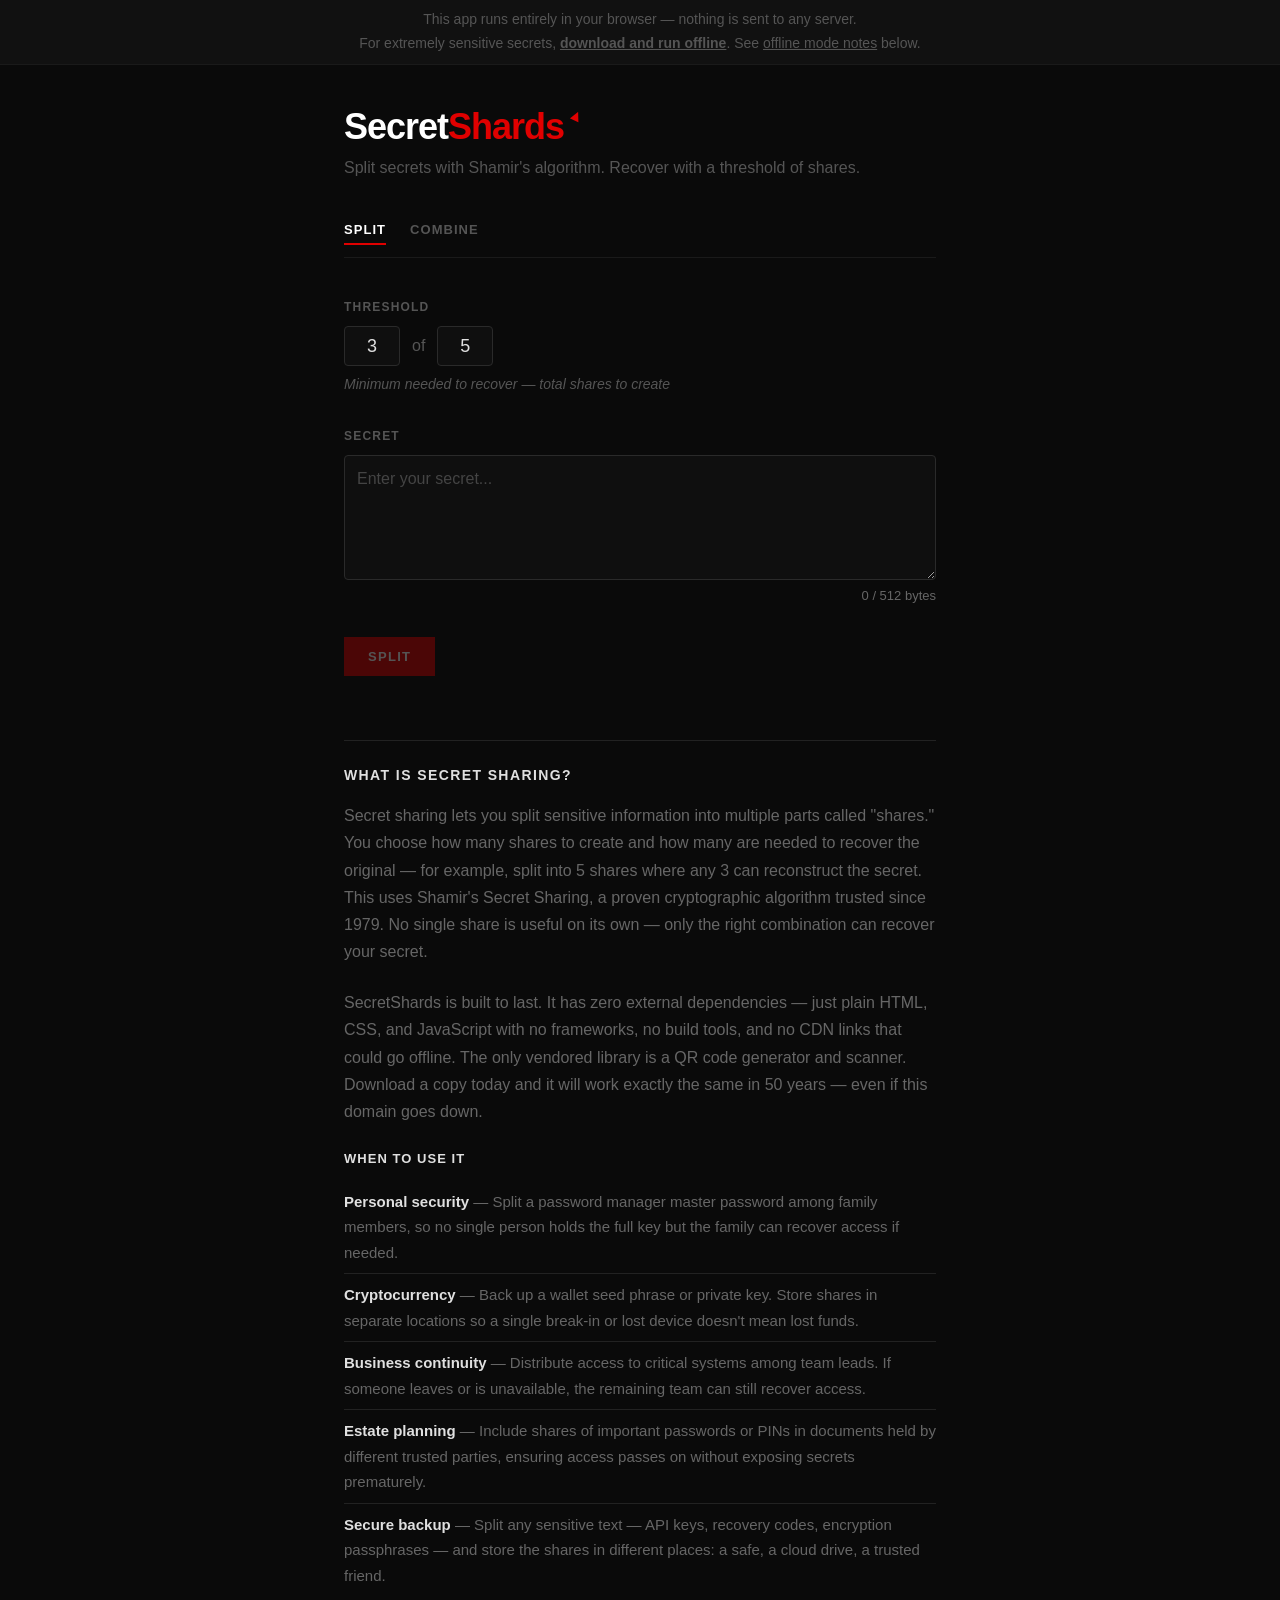
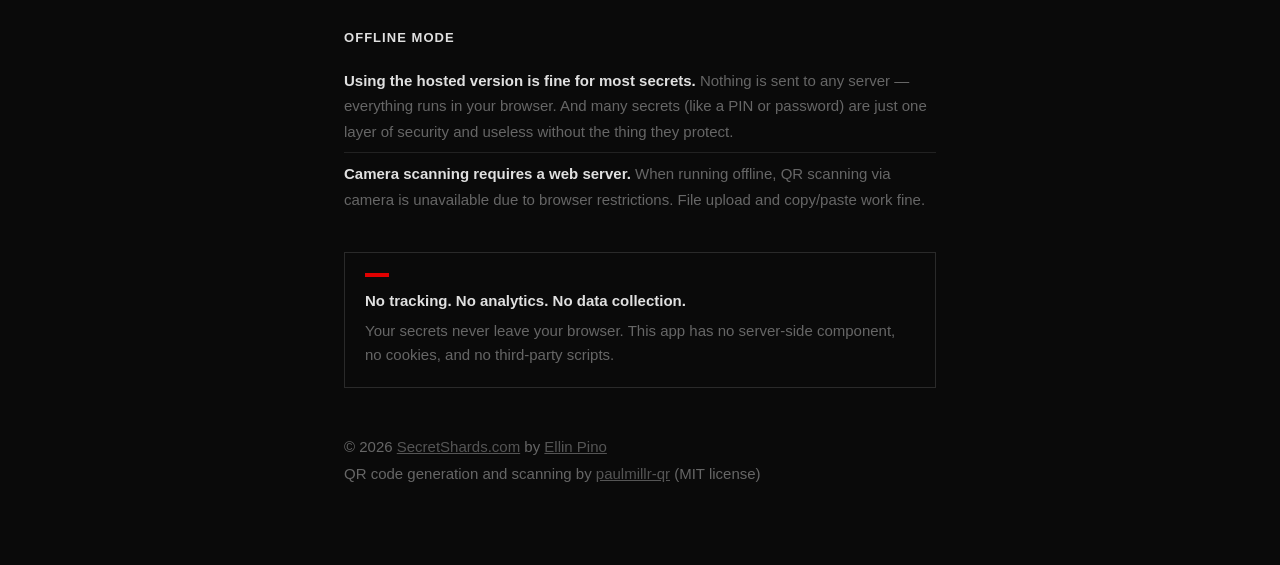
<file: sssa-web/index.html>
<!DOCTYPE html>
<html lang="en">
<head>
  <meta charset="utf-8">
  <meta name="viewport" content="width=device-width, initial-scale=1">
  <title>SecretShards — Split secrets with Shamir's algorithm</title>
  <meta name="description" content="Split secrets into shares using Shamir's Secret Sharing. Recover with a threshold of shares. Runs entirely in your browser — nothing is sent to any server.">
  <meta property="og:title" content="SecretShards — Split secrets with Shamir's algorithm">
  <meta property="og:description" content="Split secrets into shares using Shamir's Secret Sharing. Runs entirely in your browser.">
  <meta property="og:url" content="https://secretshards.com">
  <meta property="og:type" content="website">
  <meta name="twitter:card" content="summary">
  <link rel="canonical" href="https://secretshards.com">
  <meta name="theme-color" content="#0a0a0a">
  <meta property="og:image" content="https://secretshards.com/og-banner.png">
  <meta property="og:image:width" content="1200">
  <meta property="og:image:height" content="630">
  <link rel="icon" type="image/svg+xml" href="shard.svg">
  <link rel="stylesheet" href="css/style.css">
</head>
<body>
  <!-- Download banner (hosted version only) -->
  <div id="download-banner" class="download-banner">
    <div class="download-banner-inner">
      This app runs entirely in your browser — nothing is sent to any server.<br>
      For extremely sensitive secrets, <strong><a href="#" id="download-link">download and run offline</a></strong>.
      See <a href="#offline-mode">offline mode notes</a> below.
    </div>
  </div>

  <main>
    <header>
      <h1 class="logo"><span class="logo-secret">Secret</span><span class="logo-shards">Shards</span><span class="logo-shard">&#9650;</span></h1>
      <p class="subtitle">Split secrets with Shamir's algorithm. Recover with a threshold of shares.</p>
    </header>

    <!-- Mode toggle -->
    <nav class="mode-toggle" role="tablist">
      <a href="#" id="mode-split" class="mode-link active" role="tab" aria-selected="true" aria-controls="section-split">Split</a>
      <a href="#" id="mode-combine" class="mode-link" role="tab" aria-selected="false" aria-controls="section-combine">Combine</a>
    </nav>

    <!-- Split mode -->
    <section id="section-split" role="tabpanel" aria-labelledby="mode-split">
      <div class="field-group">
        <label class="label">Threshold</label>
        <div class="threshold-row">
          <input type="number" id="input-minimum" min="2" max="255" value="3" class="threshold-input" aria-label="Shares needed to recover">
          <span class="threshold-of">of</span>
          <input type="number" id="input-total" min="2" max="255" value="5" class="threshold-input" aria-label="Total shares to create">
          <span class="inline-error" id="threshold-error" hidden></span>
        </div>
        <p class="hint" id="threshold-hint">Minimum needed to recover — total shares to create</p>
      </div>

      <div class="field-group">
        <label class="label" for="input-secret">Secret</label>
        <textarea id="input-secret" rows="4" placeholder="Enter your secret..."></textarea>
        <div class="byte-counter">
          <span id="byte-count">0</span> / 512 bytes
        </div>
        <div id="over-limit-msg" class="over-limit-msg" hidden>Secret exceeds 512 bytes. Shorten it to enable splitting.</div>
        <div id="qr-warning" class="qr-size-warning" hidden>Shares will produce large QR codes — print at high resolution for reliable scanning.</div>
      </div>

      <div class="actions">
        <button id="btn-split" class="btn-primary" disabled>Split</button>
        <button id="btn-clear" class="btn-secondary" hidden>Clear All</button>
        <div id="split-error" class="inline-error" hidden></div>
      </div>

      <div id="split-output" class="output" hidden>
        <div class="output-header">
          <h2>Shares</h2>
          <button id="btn-print" class="btn-secondary">Print All</button>
        </div>
        <div id="shares-list"></div>
      </div>
    </section>

    <!-- Combine mode -->
    <section id="section-combine" role="tabpanel" aria-labelledby="mode-combine" hidden>
      <div id="share-inputs" class="combine-card-grid"></div>

      <div class="actions">
        <button id="btn-combine" class="btn-primary" disabled>Combine</button>
        <div id="combine-error" class="inline-error" hidden></div>
      </div>

      <div id="combine-output" class="output" hidden>
        <h2>Recovered Secret</h2>
        <div class="recovered-secret">
          <textarea id="recovered-text" readonly rows="4"></textarea>
          <button id="btn-copy-secret" class="btn-secondary">Copy</button>
        <div id="aria-status" class="sr-only" aria-live="polite"></div>
        </div>
        <p class="hint">If this doesn't look right, check that you're using the correct shares.</p>
      </div>
    </section>

    <footer id="about">
      <section class="footer-description">
        <h2>What is Secret Sharing?</h2>
        <p>Secret sharing lets you split sensitive information into multiple parts called "shares." You choose how many shares to create and how many are needed to recover the original — for example, split into 5 shares where any 3 can reconstruct the secret. This uses Shamir's Secret Sharing, a proven cryptographic algorithm trusted since 1979. No single share is useful on its own — only the right combination can recover your secret.</p>
        <p>SecretShards is built to last. It has zero external dependencies — just plain HTML, CSS, and JavaScript with no frameworks, no build tools, and no CDN links that could go offline. The only vendored library is a QR code generator and scanner. Download a copy today and it will work exactly the same in 50 years — even if this domain goes down.</p>

        <h3>When to use it</h3>
        <ul class="use-cases">
          <li><strong>Personal security</strong> — Split a password manager master password among family members, so no single person holds the full key but the family can recover access if needed.</li>
          <li><strong>Cryptocurrency</strong> — Back up a wallet seed phrase or private key. Store shares in separate locations so a single break-in or lost device doesn't mean lost funds.</li>
          <li><strong>Business continuity</strong> — Distribute access to critical systems among team leads. If someone leaves or is unavailable, the remaining team can still recover access.</li>
          <li><strong>Estate planning</strong> — Include shares of important passwords or PINs in documents held by different trusted parties, ensuring access passes on without exposing secrets prematurely.</li>
          <li><strong>Secure backup</strong> — Split any sensitive text — API keys, recovery codes, encryption passphrases — and store the shares in different places: a safe, a cloud drive, a trusted friend.</li>
        </ul>
      </section>

      <section id="offline-mode" class="footer-description">
        <h3>Offline mode</h3>
        <ul class="use-cases">
          <li><strong>Using the hosted version is fine for most secrets.</strong> Nothing is sent to any server — everything runs in your browser. And many secrets (like a PIN or password) are just one layer of security and useless without the thing they protect.</li>
          <li><strong>Camera scanning requires a web server.</strong> When running offline, QR scanning via camera is unavailable due to browser restrictions. File upload and copy/paste work fine.</li>
        </ul>
      </section>

      <div class="privacy-badge">
        <div class="accent-bar"></div>
        <p><strong>No tracking. No analytics. No data collection.</strong></p>
        <p>Your secrets never leave your browser. This app has no server-side component, no cookies, and no third-party scripts.</p>
      </div>

      <div class="footer-bottom">
        <p class="copyright">&copy; 2026 <a href="https://secretshards.com">SecretShards.com</a> by <a href="https://ellin.co">Ellin Pino</a></p>
        <p class="attribution">QR code generation and scanning by <a href="https://github.com/paulmillr/qr">paulmillr-qr</a> (MIT license)</p>
      </div>
    </footer>
  </main>

  <!-- Camera modal -->
  <div id="camera-modal" class="modal" role="dialog" aria-modal="true" aria-label="Scan QR Code" hidden>
    <div class="modal-content">
      <div class="modal-header">
        <span>Scan QR Code</span>
        <button id="btn-close-camera" class="btn-close" aria-label="Close">&times;</button>
      </div>
      <video id="camera-video" autoplay playsinline></video>
      <div id="camera-error" class="camera-error" hidden></div>
    </div>
  </div>

  <script src="js/sss.js"></script>
  <script src="js/qr-bundle.js"></script>
  <script src="js/qr.js"></script>
  <script src="js/scanner.js"></script>
  <script src="js/app.js"></script>
  <script src="js/bundler.js"></script>
</body>
</html>
</file>
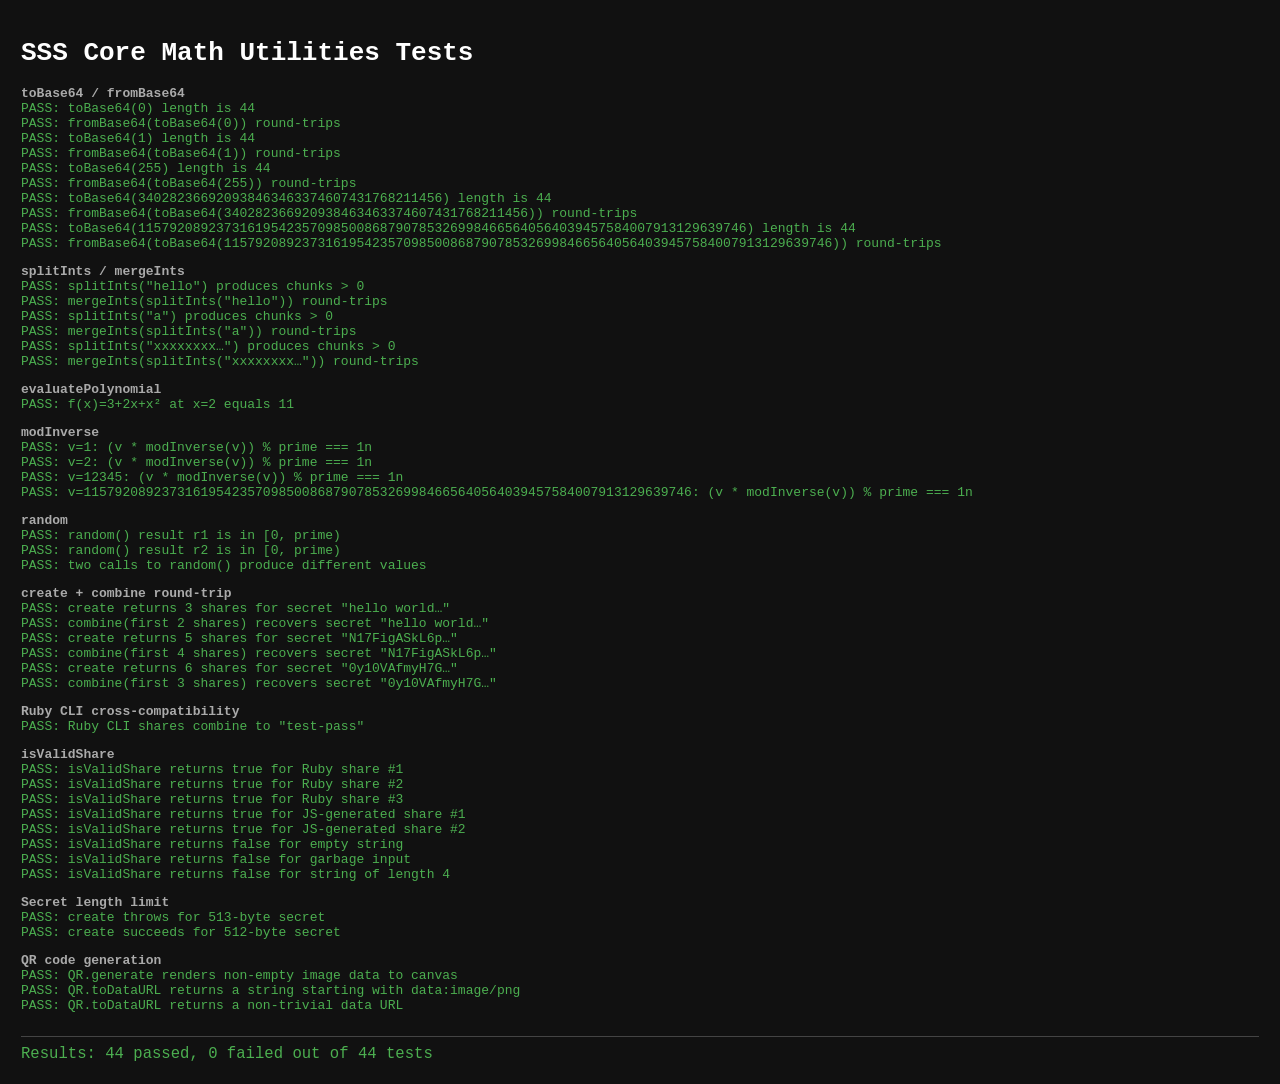
<file: sssa-web/tests/sss.test.html>
<!DOCTYPE html>
<html lang="en">
<head>
  <meta charset="UTF-8">
  <title>SSS Core Math Utilities Tests</title>
  <style>
    body { font-family: monospace; padding: 1em; background: #111; color: #ccc; }
    h1 { color: #fff; }
    .pass { color: #4caf50; }
    .fail { color: #f44336; }
    .section { margin-top: 1em; font-weight: bold; color: #aaa; }
    #summary { margin-top: 1.5em; font-size: 1.2em; border-top: 1px solid #444; padding-top: 0.5em; }
  </style>
</head>
<body>
  <h1>SSS Core Math Utilities Tests</h1>
  <div id="output"></div>
  <div id="summary"></div>
  <canvas id="test-canvas" width="200" height="200" style="display:none"></canvas>

  <script src="../js/sss.js"></script>
  <script src="../js/qr-bundle.js"></script>
  <script src="../js/qr.js"></script>
  <script>
    (function () {
      var passed = 0;
      var failed = 0;
      var output = document.getElementById('output');

      function log(message, cls) {
        var el = document.createElement('div');
        el.textContent = message;
        if (cls) el.className = cls;
        output.appendChild(el);
      }

      function section(name) {
        var el = document.createElement('div');
        el.textContent = name;
        el.className = 'section';
        output.appendChild(el);
      }

      function assert(condition, message) {
        if (condition) {
          passed++;
          log('  PASS: ' + message, 'pass');
        } else {
          failed++;
          log('  FAIL: ' + message, 'fail');
        }
      }

      function assertEqual(actual, expected, message) {
        var ok = actual === expected;
        if (ok) {
          passed++;
          log('  PASS: ' + message, 'pass');
        } else {
          failed++;
          log('  FAIL: ' + message + ' — expected ' + String(expected) + ', got ' + String(actual), 'fail');
        }
      }

      function summary() {
        var el = document.getElementById('summary');
        var total = passed + failed;
        var text = 'Results: ' + passed + ' passed, ' + failed + ' failed out of ' + total + ' tests';
        el.textContent = text;
        el.className = failed === 0 ? 'pass' : 'fail';
      }

      // -----------------------------------------------------------------------
      // toBase64 / fromBase64 round-trip
      // -----------------------------------------------------------------------
      section('toBase64 / fromBase64');

      var PRIME = SSS._prime;
      var b64Cases = [0n, 1n, 255n, 2n ** 128n, PRIME - 1n];

      b64Cases.forEach(function (v) {
        var encoded = SSS.toBase64(v);
        assertEqual(encoded.length, 44, 'toBase64(' + v + ') length is 44');
        var decoded = SSS.fromBase64(encoded);
        assertEqual(decoded, v, 'fromBase64(toBase64(' + v + ')) round-trips');
      });

      // -----------------------------------------------------------------------
      // splitInts / mergeInts round-trip
      // -----------------------------------------------------------------------
      section('splitInts / mergeInts');

      var siCases = ['hello', 'a', 'x'.repeat(64)];

      siCases.forEach(function (s) {
        var chunks = SSS.splitInts(s);
        assert(chunks.length > 0, 'splitInts("' + s.slice(0, 8) + (s.length > 8 ? '…' : '') + '") produces chunks > 0');
        var merged = SSS.mergeInts(chunks);
        assertEqual(merged, s, 'mergeInts(splitInts("' + s.slice(0, 8) + (s.length > 8 ? '…' : '') + '")) round-trips');
      });

      // -----------------------------------------------------------------------
      // evaluatePolynomial
      // -----------------------------------------------------------------------
      section('evaluatePolynomial');

      // f(x) = 3 + 2x + x^2  =>  coefficients = [3, 2, 1]  =>  f(2) = 3+4+4 = 11
      var polyResult = SSS.evaluatePolynomial([3n, 2n, 1n], 2n);
      assertEqual(polyResult, 11n, 'f(x)=3+2x+x² at x=2 equals 11');

      // -----------------------------------------------------------------------
      // modInverse
      // -----------------------------------------------------------------------
      section('modInverse');

      var miCases = [1n, 2n, 12345n, PRIME - 1n];

      miCases.forEach(function (v) {
        var inv = SSS.modInverse(v);
        var product = (v * inv) % PRIME;
        assertEqual(product, 1n, 'v=' + v + ': (v * modInverse(v)) % prime === 1n');
      });

      // -----------------------------------------------------------------------
      // random
      // -----------------------------------------------------------------------
      section('random');

      var r1 = SSS.random();
      var r2 = SSS.random();
      assert(r1 >= 0n && r1 < PRIME, 'random() result r1 is in [0, prime)');
      assert(r2 >= 0n && r2 < PRIME, 'random() result r2 is in [0, prime)');
      assert(r1 !== r2, 'two calls to random() produce different values');

      // -----------------------------------------------------------------------
      // create + combine round-trip
      // -----------------------------------------------------------------------
      section('create + combine round-trip');

      var roundTripCases = [
        { secret: 'hello world',                                                   minimum: 2, total: 3 },
        { secret: 'N17FigASkL6p1EOgJhRaIquQLGvYV0',                               minimum: 4, total: 5 },
        { secret: '0y10VAfmyH7GLQY6QccCSLKJi8iFgpcSBTLyYOGbiYPqOpStAf1OYuzEBzZR', minimum: 3, total: 6 },
      ];

      roundTripCases.forEach(function (tc) {
        var shares;
        try {
          shares = SSS.create(tc.minimum, tc.total, tc.secret);
        } catch (e) {
          assert(false, 'create("' + tc.secret.slice(0, 12) + '…", ' + tc.minimum + ', ' + tc.total + ') threw: ' + e.message);
          return;
        }
        assertEqual(shares.length, tc.total,
          'create returns ' + tc.total + ' shares for secret "' + tc.secret.slice(0, 12) + '…"');
        var recovered;
        try {
          recovered = SSS.combine(shares.slice(0, tc.minimum));
        } catch (e) {
          assert(false, 'combine threw: ' + e.message);
          return;
        }
        assertEqual(recovered, tc.secret,
          'combine(first ' + tc.minimum + ' shares) recovers secret "' + tc.secret.slice(0, 12) + '…"');
      });

      // -----------------------------------------------------------------------
      // Ruby CLI cross-compatibility
      // -----------------------------------------------------------------------
      section('Ruby CLI cross-compatibility');

      // These shares were generated by the Ruby CLI for secret "test-pass" with minimum=3
      var rubyShares = [
        'bxJfjy0WZlJiTSgUStjCdaZ2z4vTLDP9T2Jma-GHSUQ=NINiBy3SjCcwQgOrLPMm0121vncBV8GT1jCeQwpuM78=',
        'U-gjIfmgANme26985FLzut_KCyi9kzvrSjrFIlOcRUA=mrBQRUX4CRk8gSISWk2wOzWu_JKgXUTjJGOhEQ5orIU=',
        'JqX7ufXkRusNtPqs5CCPvGwEwmVHRkLiuzRap4iKyUU=kCcRu4f3SQ7NpOYt9wjwPAfJN_rpSBzFfl9UPRoQwFM=',
      ];
      var rubyExpected = 'test-pass';
      var rubyRecovered;
      try {
        rubyRecovered = SSS.combine(rubyShares);
      } catch (e) {
        assert(false, 'Ruby CLI combine threw: ' + e.message);
        rubyRecovered = null;
      }
      if (rubyRecovered !== null) {
        assertEqual(rubyRecovered, rubyExpected, 'Ruby CLI shares combine to "' + rubyExpected + '"');
      }

      // -----------------------------------------------------------------------
      // isValidShare
      // -----------------------------------------------------------------------
      section('isValidShare');

      // Valid shares from the Ruby cross-compat set
      rubyShares.forEach(function (s, idx) {
        assert(SSS.isValidShare(s), 'isValidShare returns true for Ruby share #' + (idx + 1));
      });

      // Valid JS-generated share
      var jsShares = SSS.create(2, 2, 'validity check');
      jsShares.forEach(function (s, idx) {
        assert(SSS.isValidShare(s), 'isValidShare returns true for JS-generated share #' + (idx + 1));
      });

      // Invalid: empty string
      assert(!SSS.isValidShare(''), 'isValidShare returns false for empty string');

      // Invalid: garbage
      assert(!SSS.isValidShare('not-a-valid-share'), 'isValidShare returns false for garbage input');

      // Invalid: wrong length (not multiple of 88)
      assert(!SSS.isValidShare('AAAA'), 'isValidShare returns false for string of length 4');

      // -----------------------------------------------------------------------
      // Secret length limit (512-byte max)
      // -----------------------------------------------------------------------
      section('Secret length limit');

      var secret512 = 'x'.repeat(512);
      var secret513 = 'x'.repeat(513);

      var threw513 = false;
      try {
        SSS.create(2, 3, secret513);
      } catch (e) {
        threw513 = true;
      }
      assert(threw513, 'create throws for 513-byte secret');

      var succeeded512 = false;
      try {
        SSS.create(2, 3, secret512);
        succeeded512 = true;
      } catch (e) {
        succeeded512 = false;
      }
      assert(succeeded512, 'create succeeds for 512-byte secret');

      // -----------------------------------------------------------------------
      // QR code generation
      // -----------------------------------------------------------------------
      section('QR code generation');

      var qrShare = SSS.create(2, 3, 'qr-test-secret')[0];
      var testCanvas = document.getElementById('test-canvas');

      // Render to the test canvas and verify it has non-empty image data
      try {
        SSS.QR.generate(qrShare, testCanvas);
        var imgData = testCanvas.getContext('2d').getImageData(0, 0, testCanvas.width, testCanvas.height);
        var hasNonWhite = false;
        for (var i = 0; i < imgData.data.length; i += 4) {
          if (imgData.data[i] === 0 && imgData.data[i + 3] === 255) { hasNonWhite = true; break; }
        }
        assert(hasNonWhite, 'QR.generate renders non-empty image data to canvas');
      } catch (e) {
        assert(false, 'QR.generate threw: ' + e.message);
      }

      // Generate a data URL and verify format
      try {
        var dataURL = SSS.QR.toDataURL(qrShare);
        assert(dataURL.indexOf('data:image/png') === 0, 'QR.toDataURL returns a string starting with data:image/png');
        assert(dataURL.length > 100, 'QR.toDataURL returns a non-trivial data URL');
      } catch (e) {
        assert(false, 'QR.toDataURL threw: ' + e.message);
      }

      // -----------------------------------------------------------------------
      summary();
    })();
  </script>
</body>
</html>
</file>
<file: sssa-web/css/style.css>
/* ============================================================
   Dark Swiss / International Typographic Style
   Shamir's Secret Sharing — Web UI
   ============================================================ */

:root {
  --color-bg: #0a0a0a;
  --color-surface: #111111;
  --color-input: #0f0f0f;
  --color-raised: #1a1a1a;
  --color-text: #e0e0e0;
  --color-text-heading: #ffffff;
  --color-accent: #e00000;
  --color-secondary: #555555;
  --color-border: #2a2a2a;
  --color-light-border: #222222;
  --color-dim: #666666;
  --font-stack: 'Helvetica Neue', Helvetica, sans-serif;
  --max-width: 640px;
}

/* ============================================================
   Reset & Base
   ============================================================ */

*,
*::before,
*::after {
  box-sizing: border-box;
  margin: 0;
  padding: 0;
}

html {
  font-size: 16px;
  -webkit-text-size-adjust: 100%;
}

body {
  font-family: var(--font-stack);
  background-color: var(--color-bg);
  color: var(--color-text);
  line-height: 1.5;
  min-height: 100vh;
}

/* ============================================================
   Layout — centered column
   ============================================================ */

main {
  max-width: var(--max-width);
  margin: 0 auto;
  padding: 40px 24px 80px;
}

/* ============================================================
   Download Banner
   ============================================================ */

.download-banner {
  background-color: var(--color-surface);
  border-bottom: 1px solid var(--color-raised);
  padding: 8px 24px;
  text-align: center;
}

.download-banner-inner {
  font-size: 14px;
  color: var(--color-secondary);
  max-width: var(--max-width);
  margin: 0 auto;
  line-height: 1.7;
}

.download-banner-inner a {
  color: var(--color-secondary);
  text-decoration: underline;
}

.download-banner-inner a:hover {
  color: var(--color-text);
}

/* ============================================================
   Header
   ============================================================ */

header {
  margin-bottom: 40px;
}

.accent-bar {
  width: 24px;
  height: 4px;
  background-color: var(--color-accent);
  margin-bottom: 20px;
}

h1 {
  font-size: 32px;
  font-weight: 300;
  letter-spacing: -0.5px;
  color: var(--color-text-heading);
  margin-bottom: 8px;
  line-height: 1.2;
}

.logo {
  font-weight: 700;
  letter-spacing: -1px;
  font-size: 36px;
}

.logo-secret {
  color: var(--color-text-heading);
}

.logo-shards {
  color: var(--color-accent);
}

.logo-shard {
  color: var(--color-accent);
  font-size: 16px;
  vertical-align: super;
  margin-left: 2px;
  display: inline-block;
  transform: rotate(25deg) translateY(-6px);
}

.subtitle {
  font-size: 16px;
  color: var(--color-secondary);
  line-height: 1.5;
}

/* ============================================================
   Mode Toggle
   ============================================================ */

.mode-toggle {
  display: flex;
  flex-direction: row;
  gap: 24px;
  margin-bottom: 40px;
  border-bottom: 1px solid var(--color-raised);
  padding-bottom: 12px;
}

.mode-link {
  font-size: 13px;
  font-weight: 700;
  text-transform: uppercase;
  letter-spacing: 0.08em;
  text-decoration: none;
  color: var(--color-secondary);
  padding-bottom: 4px;
  border-bottom: 2px solid transparent;
  transition: color 0.15s, border-color 0.15s;
}

.mode-link:hover {
  color: var(--color-text);
}

.mode-link.active {
  color: var(--color-text-heading);
  border-bottom-color: var(--color-accent);
}

/* ============================================================
   Field Groups & Labels
   ============================================================ */

.field-group {
  margin-bottom: 32px;
}

.label {
  display: block;
  font-size: 12px;
  font-weight: 700;
  text-transform: uppercase;
  letter-spacing: 0.1em;
  color: var(--color-secondary);
  margin-bottom: 10px;
}

/* ============================================================
   Threshold Row
   ============================================================ */

.threshold-row {
  display: flex;
  align-items: center;
  gap: 12px;
}

.threshold-input {
  width: 56px;
  height: 40px;
  font-family: var(--font-stack);
  font-size: 18px;
  font-weight: 500;
  text-align: center;
  color: var(--color-text);
  background: var(--color-input);
  border: 1px solid var(--color-border);
  border-radius: 4px;
  padding: 4px 0;
  outline: none;
  transition: border-color 0.15s, box-shadow 0.15s;
  -moz-appearance: textfield;
  appearance: textfield;
}

.threshold-input::-webkit-outer-spin-button,
.threshold-input::-webkit-inner-spin-button {
  -webkit-appearance: none;
  margin: 0;
}

.threshold-input:focus {
  border-color: var(--color-accent);
  box-shadow: 0 0 0 1px rgba(224, 0, 0, 0.15);
}

.threshold-of {
  font-size: 16px;
  color: var(--color-secondary);
  font-weight: 400;
}

/* ============================================================
   Textarea
   ============================================================ */

textarea {
  display: block;
  width: 100%;
  font-family: var(--font-stack);
  font-size: 16px;
  color: var(--color-text);
  background: var(--color-input);
  border: 1px solid var(--color-border);
  border-radius: 4px;
  padding: 10px 12px;
  resize: vertical;
  outline: none;
  line-height: 1.6;
  transition: border-color 0.15s, box-shadow 0.15s;
}

textarea:focus {
  border-color: var(--color-accent);
  box-shadow: 0 0 0 1px rgba(224, 0, 0, 0.15);
}

textarea::placeholder {
  color: #444444;
}

textarea[readonly] {
  cursor: default;
  border-color: var(--color-light-border);
}

textarea[readonly]:focus {
  border-color: var(--color-light-border);
  box-shadow: none;
}

/* ============================================================
   Byte Counter
   ============================================================ */

.byte-counter {
  text-align: right;
  font-size: 13px;
  color: var(--color-dim);
  margin-top: 6px;
}

.byte-counter.over-limit {
  color: var(--color-accent);
  font-weight: 700;
}

/* Over-limit message under secret input */
.over-limit-msg {
  font-size: 0.85rem;
  color: var(--color-accent);
  font-weight: 700;
  margin-top: 0.375rem;
}

/* QR size warning under secret input */
.qr-size-warning {
  font-size: 0.85rem;
  color: #b35900;
  margin-top: 0.375rem;
  font-style: italic;
}

/* ============================================================
   Actions Row
   ============================================================ */

.actions {
  display: flex;
  flex-direction: row;
  gap: 12px;
  align-items: center;
  margin-bottom: 40px;
}

/* ============================================================
   Buttons
   ============================================================ */

button {
  font-family: var(--font-stack);
  cursor: pointer;
  border: none;
  outline: none;
  transition: background-color 0.15s, color 0.15s, border-color 0.15s, opacity 0.15s;
}

.btn-primary {
  display: inline-block;
  background-color: var(--color-accent);
  color: #ffffff;
  font-size: 13px;
  font-weight: 700;
  text-transform: uppercase;
  letter-spacing: 0.1em;
  padding: 12px 24px;
  border: none;
}

.btn-primary:hover:not(:disabled) {
  background-color: #ff1a1a;
}

.btn-primary:disabled {
  opacity: 0.3;
  cursor: not-allowed;
}

.btn-secondary {
  position: relative;
  display: inline-block;
  background-color: transparent;
  color: #cccccc;
  font-size: 13px;
  font-weight: 700;
  text-transform: uppercase;
  letter-spacing: 0.1em;
  padding: 12px 24px;
  border: 1px solid var(--color-dim);
}

.btn-secondary:hover:not(:disabled) {
  border-color: #888888;
  color: #ffffff;
}

.btn-secondary:disabled {
  opacity: 0.3;
  cursor: not-allowed;
}

.btn-small {
  display: inline-block;
  background-color: transparent;
  color: var(--color-secondary);
  font-size: 12px;
  font-weight: 600;
  text-transform: uppercase;
  letter-spacing: 0.08em;
  padding: 6px 12px;
  border: 1px solid var(--color-border);
}

.btn-small:hover:not(:disabled) {
  color: #cccccc;
  border-color: var(--color-secondary);
}

.btn-close {
  background: transparent;
  color: var(--color-text);
  font-size: 20px;
  font-weight: 400;
  padding: 0 4px;
  line-height: 1;
  border: none;
}

.btn-close:hover {
  color: var(--color-accent);
}

/* ============================================================
   Output Sections
   ============================================================ */

.output {
  margin-top: 40px;
}

.output h2 {
  font-size: 14px;
  font-weight: 700;
  text-transform: uppercase;
  letter-spacing: 0.1em;
  color: var(--color-secondary);
  margin-bottom: 20px;
}

.output-header {
  display: flex;
  flex-direction: row;
  align-items: center;
  justify-content: space-between;
  margin-bottom: 20px;
}

.output-header h2 {
  margin-bottom: 0;
}

/* ============================================================
   Share Cards
   ============================================================ */

.share-card {
  position: relative;
  background: var(--color-surface);
  border: 1px solid var(--color-light-border);
  border-radius: 6px;
  padding: 20px;
  margin-bottom: 16px;
}

.share-card-print {
  position: absolute;
  top: 12px;
  right: 12px;
}

.share-label {
  font-size: 12px;
  font-weight: 700;
  text-transform: uppercase;
  letter-spacing: 0.1em;
  color: var(--color-secondary);
  margin-bottom: 16px;
}

.share-qr {
  text-align: center;
  margin-bottom: 16px;
}

.share-qr canvas {
  display: inline-block;
}

.share-text {
  font-family: 'Courier New', Courier, monospace;
  font-size: 13px;
  color: var(--color-accent);
  word-break: break-all;
  cursor: pointer;
  line-height: 1.6;
  position: relative;
  opacity: 0.8;
}

.share-text:hover {
  opacity: 1;
}

.copied-tooltip {
  position: absolute;
  right: 0;
  top: 0;
  font-family: var(--font-stack);
  font-size: 12px;
  font-weight: 600;
  text-transform: uppercase;
  letter-spacing: 0.08em;
  color: var(--color-bg);
  background-color: var(--color-text);
  padding: 3px 8px;
  pointer-events: none;
}

/* ============================================================
   Combine Cards (Combine mode)
   ============================================================ */

.combine-card-grid {
  display: flex;
  flex-wrap: wrap;
  gap: 16px;
  margin-bottom: 40px;
}

.combine-card {
  width: 240px;
  min-height: 200px;
  padding: 20px;
  display: flex;
  flex-direction: column;
}

.combine-card-filled {
  border: 1px solid var(--color-light-border);
  position: relative;
}

.combine-card-add {
  border: 2px dashed var(--color-light-border);
  align-items: center;
  justify-content: center;
}

.combine-card-label {
  font-size: 12px;
  font-weight: 700;
  text-transform: uppercase;
  letter-spacing: 0.1em;
  color: var(--color-secondary);
  margin-bottom: 12px;
}

.combine-card-add .combine-card-label {
  text-align: center;
}

.combine-card-preview {
  font-family: 'Courier New', Courier, monospace;
  font-size: 16px;
  color: var(--color-text);
  word-break: break-all;
  line-height: 1.5;
  flex: 1;
}

.combine-card-remove {
  position: absolute;
  top: 8px;
  right: 8px;
  background: none;
  border: none;
  color: var(--color-secondary);
  font-size: 18px;
  cursor: pointer;
  padding: 0 4px;
  line-height: 1;
}

.combine-card-remove:hover {
  color: var(--color-text);
}

.combine-card-actions {
  display: flex;
  flex-direction: column;
  gap: 8px;
  width: 100%;
  flex: none;
}

.combine-card-actions button {
  white-space: nowrap;
}

.combine-card-input {
  display: block;
  width: 100%;
  font-family: 'Courier New', Courier, monospace;
  font-size: 14px;
  color: var(--color-text);
  background: transparent;
  border: none;
  border-bottom: 1px solid var(--color-light-border);
  padding: 6px 0;
  outline: none;
}

.combine-card-input:focus {
  border-bottom-color: var(--color-accent);
}

.combine-card-input::placeholder {
  color: var(--color-secondary);
  font-family: var(--font-stack);
  font-size: 14px;
}

.combine-card-error {
  font-size: 13px;
  color: var(--color-accent);
  margin-top: 6px;
}

.combine-card-paste-back {
  margin-top: 8px;
  align-self: flex-start;
}

@keyframes combine-card-blink {
  0%, 100% { border-color: var(--color-light-border); }
  25%, 75% { border-color: var(--color-accent); }
}

.combine-card-blink {
  animation: combine-card-blink 0.5s ease 3;
}

/* ============================================================
   Recovered Secret
   ============================================================ */

.recovered-secret {
  display: flex;
  flex-direction: column;
  gap: 12px;
  margin-bottom: 16px;
}

.recovered-secret textarea {
  background: var(--color-input);
  border: 1px solid var(--color-light-border);
  border-radius: 4px;
  padding: 12px;
  font-family: var(--font-stack);
  font-size: 16px;
}

.recovered-secret textarea:focus {
  border-color: var(--color-light-border);
  box-shadow: none;
}

.hint {
  font-size: 14px;
  color: var(--color-secondary);
  font-style: italic;
  margin-top: 8px;
}

/* ============================================================
   Camera Modal
   ============================================================ */

.modal {
  position: fixed;
  inset: 0;
  background-color: rgba(0, 0, 0, 0.85);
  display: flex;
  align-items: center;
  justify-content: center;
  z-index: 100;
}

.modal[hidden] {
  display: none;
}

.modal-content {
  background-color: var(--color-surface);
  width: 100%;
  max-width: 480px;
  margin: 0 20px;
}

.modal-header {
  display: flex;
  flex-direction: row;
  align-items: center;
  justify-content: space-between;
  padding: 14px 16px;
  border-bottom: 1px solid var(--color-raised);
  font-size: 14px;
  font-weight: 700;
  text-transform: uppercase;
  letter-spacing: 0.08em;
  color: var(--color-secondary);
}

#camera-video {
  display: block;
  width: 100%;
  aspect-ratio: 4 / 3;
  object-fit: cover;
  background-color: #000;
}

/* ============================================================
   Footer
   ============================================================ */

footer {
  margin-top: 64px;
  padding-top: 24px;
  border-top: 1px solid var(--color-light-border);
}

.footer-description h2 {
  font-size: 14px;
  font-weight: 700;
  text-transform: uppercase;
  letter-spacing: 0.1em;
  color: var(--color-text);
  margin-bottom: 16px;
}

.footer-description p {
  font-size: 16px;
  color: var(--color-dim);
  line-height: 1.7;
  margin-bottom: 24px;
}

.footer-description h3 {
  font-size: 13px;
  font-weight: 700;
  text-transform: uppercase;
  letter-spacing: 0.08em;
  color: var(--color-text);
  margin-bottom: 12px;
}

.use-cases {
  list-style: none;
  padding: 0;
  margin: 0 0 32px;
}

.use-cases li {
  font-size: 15px;
  color: var(--color-dim);
  line-height: 1.7;
  padding: 8px 0;
  border-bottom: 1px solid var(--color-light-border);
}

.use-cases li:last-child {
  border-bottom: none;
}

.use-cases li strong {
  color: var(--color-text);
}

/* Privacy badge */
.privacy-badge {
  border: 1px solid var(--color-border);
  padding: 20px;
  margin-bottom: 32px;
}

.privacy-badge .accent-bar {
  margin-bottom: 12px;
}

.privacy-badge p {
  font-size: 15px;
  color: var(--color-text);
  line-height: 1.6;
  margin: 0;
}

.privacy-badge p + p {
  margin-top: 6px;
  color: var(--color-dim);
}

/* Footer bottom */
.footer-bottom {
  padding-top: 16px;
}

.footer-bottom .copyright,
.footer-bottom .attribution {
  font-size: 15px;
  color: var(--color-dim);
}

.footer-bottom .copyright {
  margin-bottom: 4px;
}

.footer-bottom a {
  color: var(--color-secondary);
  text-decoration: underline;
}

.footer-bottom a:hover {
  color: var(--color-text);
}

/* ============================================================
   Utility
   ============================================================ */

[hidden] {
  display: none !important;
}

.sr-only {
  position: absolute;
  width: 1px;
  height: 1px;
  padding: 0;
  margin: -1px;
  overflow: hidden;
  clip: rect(0, 0, 0, 0);
  white-space: nowrap;
  border: 0;
}

.inline-error {
  font-size: 14px;
  color: var(--color-accent);
  font-weight: 600;
}

.camera-error {
  font-size: 14px;
  color: var(--color-accent);
  padding: 12px 16px;
  text-align: center;
}

/* ============================================================
   Print Styles
   ============================================================ */

@media print {
  /* Hide all UI chrome */
  .download-banner,
  .mode-toggle,
  .field-group,
  .actions,
  .output-header .btn-secondary,
  #section-combine,
  footer,
  .btn-print {
    display: none !important;
  }

  body {
    background: #fff;
    color: #000;
    font-family: var(--font-stack);
  }

  main {
    max-width: 100%;
    padding: 0;
    margin: 0;
  }

  header {
    display: none;
  }

  .output {
    margin-top: 0;
  }

  .output-header {
    display: none;
  }

  /* One share per page */
  .share-card {
    background: #fff;
    border: none;
    border-radius: 0;
    padding: 0;
    margin: 0;
    page-break-after: always;
    break-after: page;
    page-break-inside: avoid;
    break-inside: avoid;
    display: flex;
    flex-direction: column;
    align-items: center;
    justify-content: center;
    height: 100vh;
    box-sizing: border-box;
    text-align: center;
  }

  .share-card:last-child,
  .share-card.print-single {
    page-break-after: avoid;
    break-after: avoid;
  }

  .share-label {
    font-size: 14px;
    font-weight: 700;
    text-transform: uppercase;
    letter-spacing: 0.12em;
    color: #555;
    margin-bottom: 8px;
  }

  .share-label::after {
    content: 'This is a piece of a shared secret created by SecretShards.com.\A You can recover it there if you have enough pieces (shares).';
    white-space: pre-line;
    display: block;
    font-size: 11px;
    font-weight: 400;
    text-transform: none;
    letter-spacing: 0;
    color: #888;
    max-width: 9cm;
    text-align: center;
    line-height: 1.4;
    margin-top: 8px;
  }

  .share-qr {
    margin-bottom: 8px;
  }

  .share-qr canvas {
    width: 7cm;
    height: 7cm;
    image-rendering: pixelated;
  }

  .share-text {
    font-family: 'Courier New', Courier, monospace;
    font-size: 12px;
    color: #333;
    word-break: break-all;
    max-width: 9cm; /* ≤125% of QR code width (6cm) */
    text-align: center;
    cursor: default;
    line-height: 1.4;
    opacity: 1;
  }

  .copied-tooltip,
  .qr-size-warning,
  .share-card-print,
  .print-hidden {
    display: none !important;
  }
}
</file>
